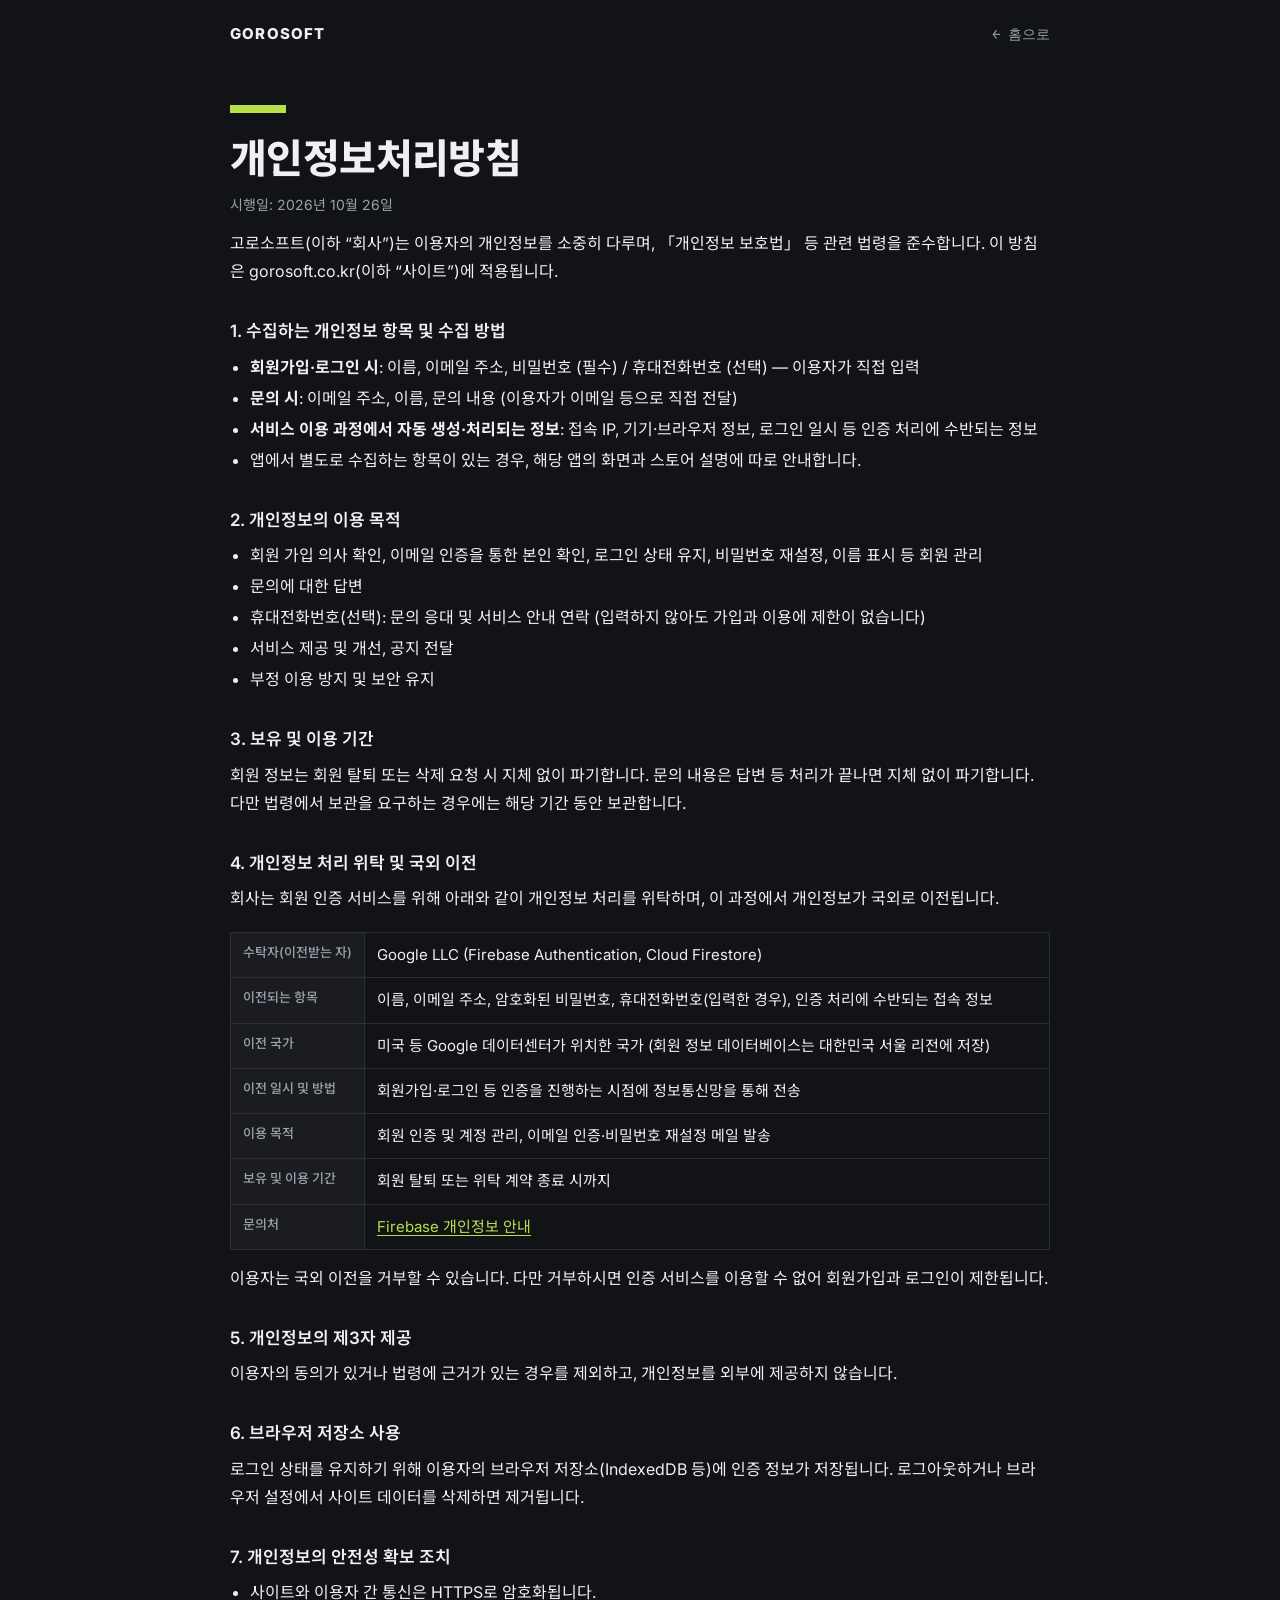
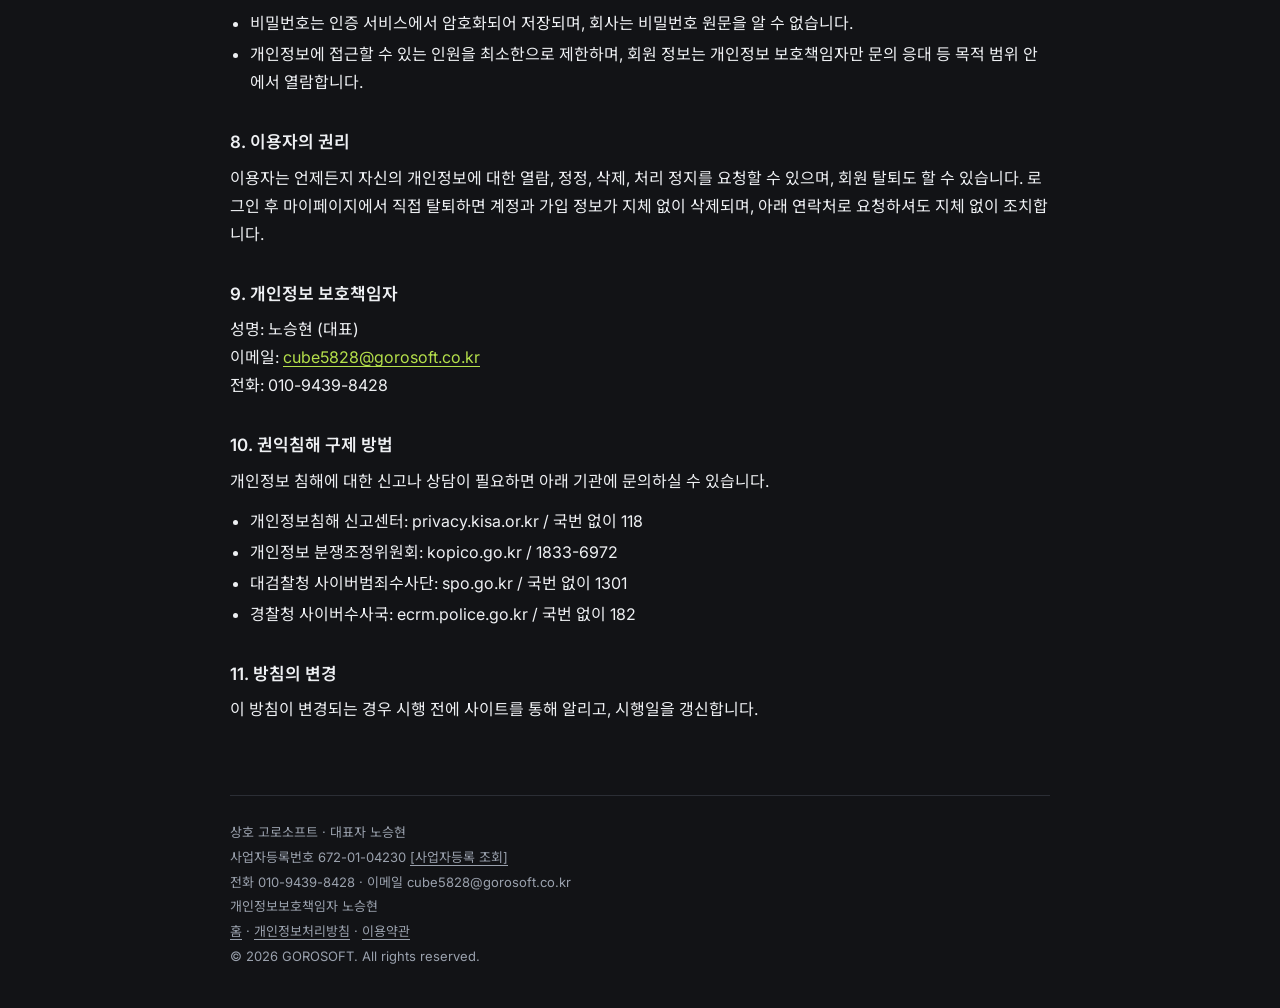
<file: privacy/index.html>
<!DOCTYPE html>
<html lang="ko">
<head>
<meta charset="utf-8">
<meta name="viewport" content="width=device-width, initial-scale=1, viewport-fit=cover">
<title>개인정보처리방침 | 고로소프트 GOROSOFT</title>
<meta name="description" content="고로소프트의 개인정보처리방침입니다. 수집 항목, 이용 목적, 보유 기간, 처리 위탁 및 국외 이전, 이용자의 권리를 안내합니다.">
<link rel="canonical" href="https://gorosoft.co.kr/privacy/">
<link rel="icon" href="/favicon.ico" sizes="48x48">
<link rel="icon" href="/favicon.svg" type="image/svg+xml">
<link rel="apple-touch-icon" href="/apple-touch-icon.png">
<meta name="theme-color" content="#121316">
<meta property="og:type" content="website">
<meta property="og:site_name" content="고로소프트 GOROSOFT">
<meta property="og:locale" content="ko_KR">
<meta property="og:title" content="개인정보처리방침 | 고로소프트 GOROSOFT">
<meta property="og:description" content="고로소프트의 개인정보처리방침입니다.">
<meta property="og:url" content="https://gorosoft.co.kr/privacy/">
<meta property="og:image" content="https://gorosoft.co.kr/og-image.png">
<meta name="twitter:card" content="summary_large_image">
<link rel="preconnect" href="https://fonts.googleapis.com">
<link rel="preconnect" href="https://fonts.gstatic.com" crossorigin>
<link href="https://fonts.googleapis.com/css2?family=Inter:wght@500;600;800&family=JetBrains+Mono:wght@400;600&family=Noto+Sans+KR:wght@400;500;700;800&display=swap" rel="stylesheet">
<style>
:root{
  color-scheme: dark;
  --bg:#121316; --panel:#1a1c20; --line:#2b2e35; --text:#eef0f3; --muted:#9aa1ad;
  --accent:#b5e04b;
  --mono:"JetBrains Mono",ui-monospace,SFMono-Regular,Menlo,Consolas,monospace;
  --sans:"Inter","Noto Sans KR",system-ui,-apple-system,"Apple SD Gothic Neo","Malgun Gothic",sans-serif;
  box-sizing:border-box;
  padding-top:env(safe-area-inset-top,0px);
  padding-bottom:env(safe-area-inset-bottom,0px);
}
*,*::before,*::after{box-sizing:inherit}
html{scroll-padding-top:env(safe-area-inset-top,0px)}
body{margin:0;background:var(--bg);color:var(--text);font:400 16px/1.75 var(--sans)}
a{color:var(--accent);text-underline-offset:3px}
a:focus-visible{outline:2px solid var(--accent);outline-offset:3px;border-radius:4px}
.wrap{max-width:860px;margin:0 auto;padding:0 20px}
header.top{display:flex;justify-content:space-between;align-items:center;padding:22px 0;font-family:var(--mono);font-size:14px}
header.top b{font:800 15px var(--sans);letter-spacing:.08em}
.brand{color:var(--text);text-decoration:none}
.brand:hover b{color:var(--accent)}
header.top a.back{color:var(--muted);text-decoration:none}
header.top a.back:hover{color:var(--text)}
h1{font:800 clamp(28px,5vw,40px)/1.3 var(--sans);margin:36px 0 8px;letter-spacing:-.015em}
h1::before{content:"";display:block;width:56px;height:8px;background:var(--accent);margin-bottom:20px}
.date{color:var(--muted);font-size:14px;margin:0 0 20px}
.policy h2{font:600 17px/1.5 var(--sans);margin:34px 0 8px}
.policy p{margin:0 0 12px}
.policy ul{margin:0 0 10px;padding-left:20px}
.policy li{margin:3px 0}
.policy table{width:100%;border-collapse:collapse;margin:8px 0 14px;font-size:15px}
.policy th,.policy td{border:1px solid var(--line);padding:9px 12px;text-align:left;vertical-align:top}
.policy th{background:var(--panel);color:var(--muted);font:500 13px var(--sans);white-space:nowrap;width:9em}
.tablewrap{overflow-x:auto}
footer{margin-top:72px;border-top:1px solid var(--line);padding:24px 0 40px;font:400 13px/1.9 var(--sans);color:var(--muted)}
footer a{color:var(--muted)}
</style>
</head>
<body>
<div class="wrap">
  <header class="top">
    <a class="brand" href="/"><b>GOROSOFT</b></a>
    <a class="back" href="/">← 홈으로</a>
  </header>

  <main class="policy">
    <h1>개인정보처리방침</h1>
    <p class="date">시행일: 2026년 10월 26일</p>
    <p>고로소프트(이하 “회사”)는 이용자의 개인정보를 소중히 다루며, 「개인정보 보호법」 등 관련 법령을 준수합니다. 이 방침은 gorosoft.co.kr(이하 “사이트”)에 적용됩니다.</p>

    <h2>1. 수집하는 개인정보 항목 및 수집 방법</h2>
    <ul>
      <li><b>회원가입·로그인 시</b>: 이름, 이메일 주소, 비밀번호 (필수) / 휴대전화번호 (선택) — 이용자가 직접 입력</li>
      <li><b>문의 시</b>: 이메일 주소, 이름, 문의 내용 (이용자가 이메일 등으로 직접 전달)</li>
      <li><b>서비스 이용 과정에서 자동 생성·처리되는 정보</b>: 접속 IP, 기기·브라우저 정보, 로그인 일시 등 인증 처리에 수반되는 정보</li>
      <li>앱에서 별도로 수집하는 항목이 있는 경우, 해당 앱의 화면과 스토어 설명에 따로 안내합니다.</li>
    </ul>

    <h2>2. 개인정보의 이용 목적</h2>
    <ul>
      <li>회원 가입 의사 확인, 이메일 인증을 통한 본인 확인, 로그인 상태 유지, 비밀번호 재설정, 이름 표시 등 회원 관리</li>
      <li>문의에 대한 답변</li>
      <li>휴대전화번호(선택): 문의 응대 및 서비스 안내 연락 (입력하지 않아도 가입과 이용에 제한이 없습니다)</li>
      <li>서비스 제공 및 개선, 공지 전달</li>
      <li>부정 이용 방지 및 보안 유지</li>
    </ul>

    <h2>3. 보유 및 이용 기간</h2>
    <p>회원 정보는 회원 탈퇴 또는 삭제 요청 시 지체 없이 파기합니다. 문의 내용은 답변 등 처리가 끝나면 지체 없이 파기합니다. 다만 법령에서 보관을 요구하는 경우에는 해당 기간 동안 보관합니다.</p>

    <h2>4. 개인정보 처리 위탁 및 국외 이전</h2>
    <p>회사는 회원 인증 서비스를 위해 아래와 같이 개인정보 처리를 위탁하며, 이 과정에서 개인정보가 국외로 이전됩니다.</p>
    <div class="tablewrap">
    <table>
      <tr><th>수탁자(이전받는 자)</th><td>Google LLC (Firebase Authentication, Cloud Firestore)</td></tr>
      <tr><th>이전되는 항목</th><td>이름, 이메일 주소, 암호화된 비밀번호, 휴대전화번호(입력한 경우), 인증 처리에 수반되는 접속 정보</td></tr>
      <tr><th>이전 국가</th><td>미국 등 Google 데이터센터가 위치한 국가 (회원 정보 데이터베이스는 대한민국 서울 리전에 저장)</td></tr>
      <tr><th>이전 일시 및 방법</th><td>회원가입·로그인 등 인증을 진행하는 시점에 정보통신망을 통해 전송</td></tr>
      <tr><th>이용 목적</th><td>회원 인증 및 계정 관리, 이메일 인증·비밀번호 재설정 메일 발송</td></tr>
      <tr><th>보유 및 이용 기간</th><td>회원 탈퇴 또는 위탁 계약 종료 시까지</td></tr>
      <tr><th>문의처</th><td><a href="https://firebase.google.com/support/privacy" target="_blank" rel="noopener">Firebase 개인정보 안내</a></td></tr>
    </table>
    </div>
    <p>이용자는 국외 이전을 거부할 수 있습니다. 다만 거부하시면 인증 서비스를 이용할 수 없어 회원가입과 로그인이 제한됩니다.</p>

    <h2>5. 개인정보의 제3자 제공</h2>
    <p>이용자의 동의가 있거나 법령에 근거가 있는 경우를 제외하고, 개인정보를 외부에 제공하지 않습니다.</p>

    <h2>6. 브라우저 저장소 사용</h2>
    <p>로그인 상태를 유지하기 위해 이용자의 브라우저 저장소(IndexedDB 등)에 인증 정보가 저장됩니다. 로그아웃하거나 브라우저 설정에서 사이트 데이터를 삭제하면 제거됩니다.</p>

    <h2>7. 개인정보의 안전성 확보 조치</h2>
    <ul>
      <li>사이트와 이용자 간 통신은 HTTPS로 암호화됩니다.</li>
      <li>비밀번호는 인증 서비스에서 암호화되어 저장되며, 회사는 비밀번호 원문을 알 수 없습니다.</li>
      <li>개인정보에 접근할 수 있는 인원을 최소한으로 제한하며, 회원 정보는 개인정보 보호책임자만 문의 응대 등 목적 범위 안에서 열람합니다.</li>
    </ul>

    <h2>8. 이용자의 권리</h2>
    <p>이용자는 언제든지 자신의 개인정보에 대한 열람, 정정, 삭제, 처리 정지를 요청할 수 있으며, 회원 탈퇴도 할 수 있습니다. 로그인 후 마이페이지에서 직접 탈퇴하면 계정과 가입 정보가 지체 없이 삭제되며, 아래 연락처로 요청하셔도 지체 없이 조치합니다.</p>

    <h2>9. 개인정보 보호책임자</h2>
    <p>성명: 노승현 (대표)<br>이메일: <a href="mailto:cube5828@gorosoft.co.kr">cube5828@gorosoft.co.kr</a><br>전화: 010-9439-8428</p>

    <h2>10. 권익침해 구제 방법</h2>
    <p>개인정보 침해에 대한 신고나 상담이 필요하면 아래 기관에 문의하실 수 있습니다.</p>
    <ul>
      <li>개인정보침해 신고센터: privacy.kisa.or.kr / 국번 없이 118</li>
      <li>개인정보 분쟁조정위원회: kopico.go.kr / 1833-6972</li>
      <li>대검찰청 사이버범죄수사단: spo.go.kr / 국번 없이 1301</li>
      <li>경찰청 사이버수사국: ecrm.police.go.kr / 국번 없이 182</li>
    </ul>

    <h2>11. 방침의 변경</h2>
    <p>이 방침이 변경되는 경우 시행 전에 사이트를 통해 알리고, 시행일을 갱신합니다.</p>
  </main>

  <footer>상호 고로소프트 · 대표자 노승현<br>사업자등록번호 672-01-04230 <a href="https://hometax.go.kr/" target="_blank" rel="noopener" title="홈택스 접속 후 기타 → 사업자상태 → 사업자등록번호로 조회하기">[사업자등록 조회]</a><br>전화 010-9439-8428 · 이메일 cube5828@gorosoft.co.kr<br>개인정보보호책임자 노승현<br><a href="/">홈</a> · <a href="/privacy/">개인정보처리방침</a> · <a href="/terms/">이용약관</a><br>© 2026 GOROSOFT. All rights reserved.</footer>
</div>
</body>
</html>
</file>
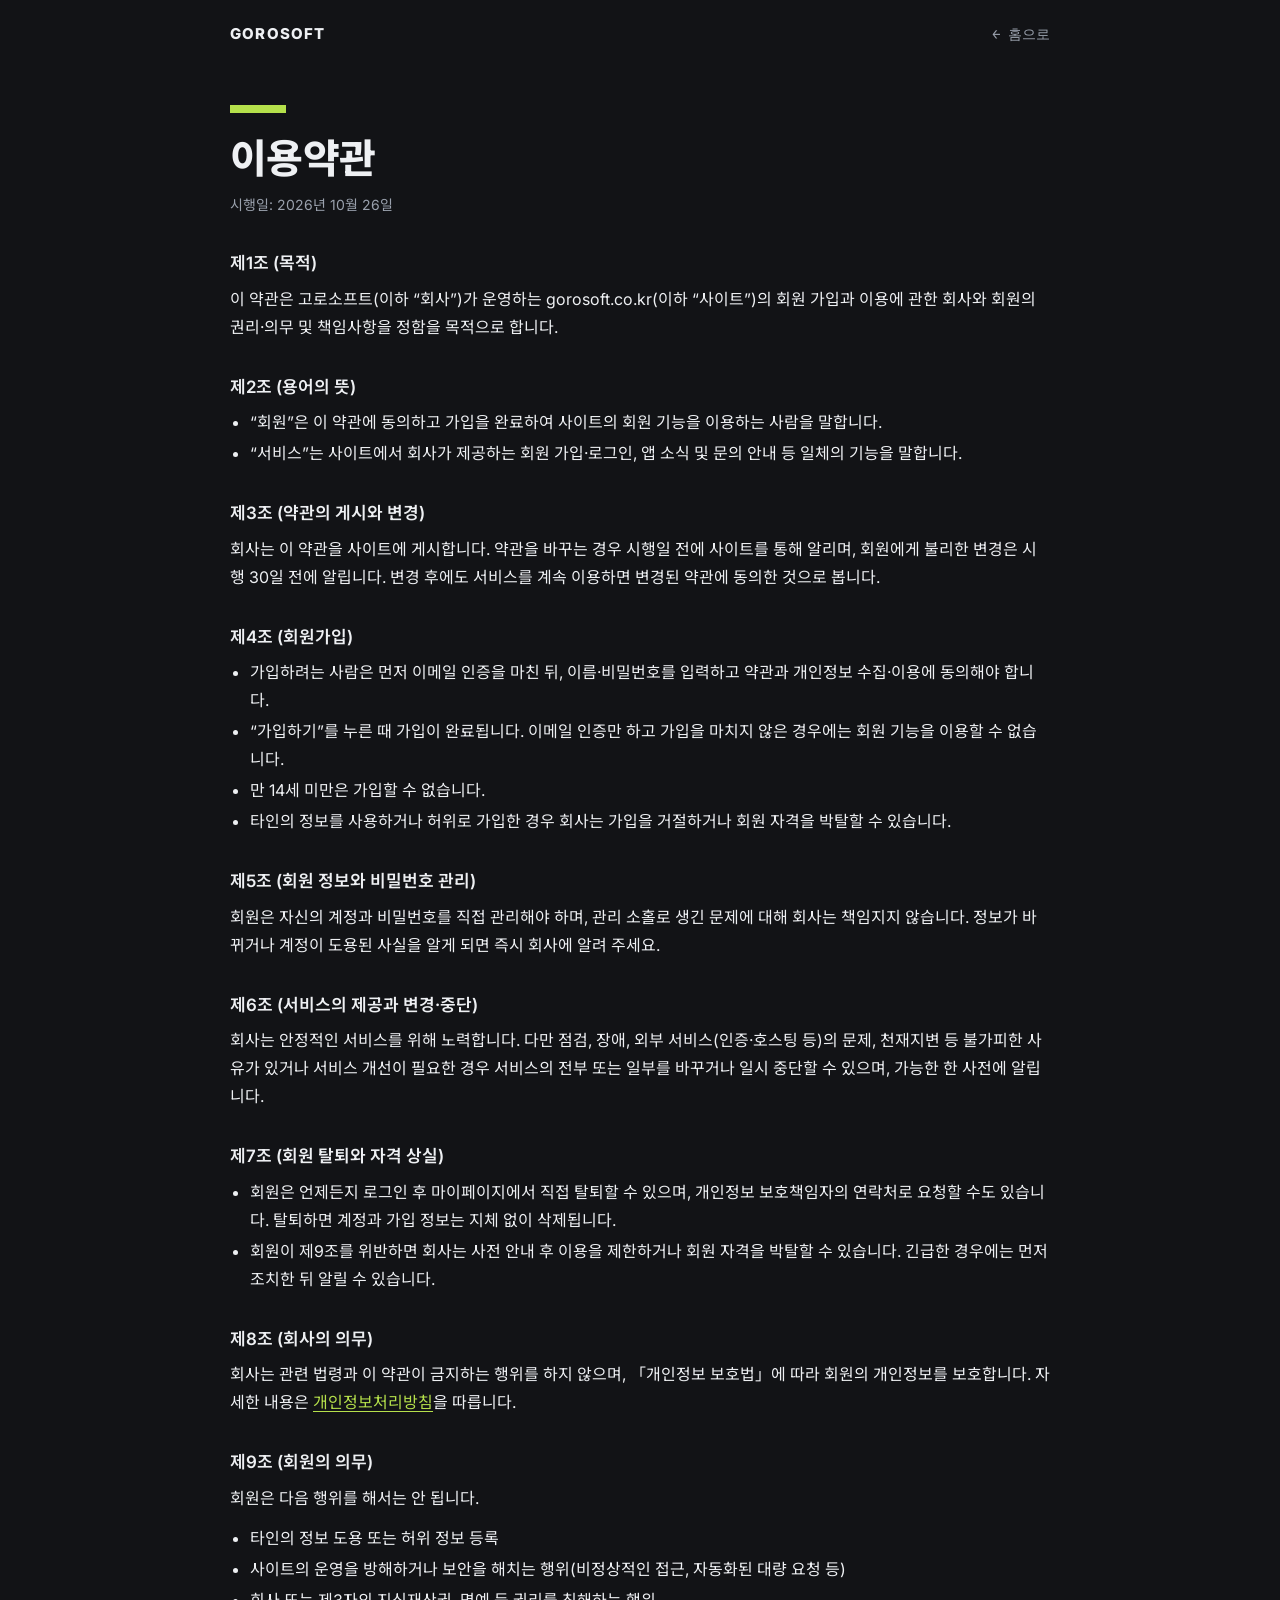
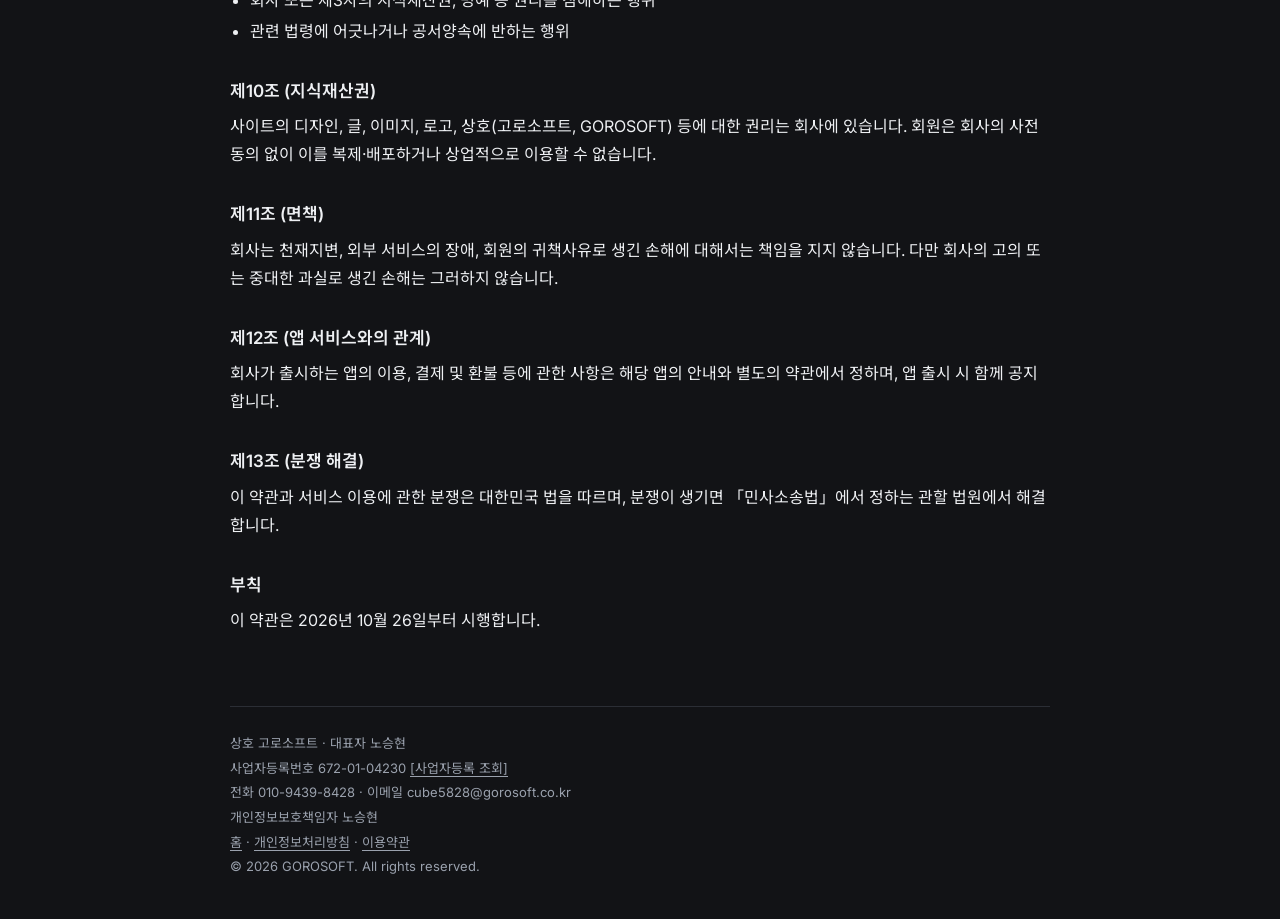
<file: terms/index.html>
<!DOCTYPE html>
<html lang="ko">
<head>
<meta charset="utf-8">
<meta name="viewport" content="width=device-width, initial-scale=1, viewport-fit=cover">
<title>이용약관 | 고로소프트 GOROSOFT</title>
<meta name="description" content="고로소프트 사이트 회원 가입과 이용에 관한 약관입니다.">
<link rel="canonical" href="https://gorosoft.co.kr/terms/">
<link rel="icon" href="/favicon.ico" sizes="48x48">
<link rel="icon" href="/favicon.svg" type="image/svg+xml">
<link rel="apple-touch-icon" href="/apple-touch-icon.png">
<meta name="theme-color" content="#121316">
<meta property="og:type" content="website">
<meta property="og:site_name" content="고로소프트 GOROSOFT">
<meta property="og:locale" content="ko_KR">
<meta property="og:title" content="이용약관 | 고로소프트 GOROSOFT">
<meta property="og:description" content="고로소프트 사이트의 이용약관입니다.">
<meta property="og:url" content="https://gorosoft.co.kr/terms/">
<meta property="og:image" content="https://gorosoft.co.kr/og-image.png">
<meta name="twitter:card" content="summary_large_image">
<link rel="preconnect" href="https://fonts.googleapis.com">
<link rel="preconnect" href="https://fonts.gstatic.com" crossorigin>
<link href="https://fonts.googleapis.com/css2?family=Inter:wght@500;600;800&family=JetBrains+Mono:wght@400;600&family=Noto+Sans+KR:wght@400;500;700;800&display=swap" rel="stylesheet">
<style>
:root{
  color-scheme: dark;
  --bg:#121316; --panel:#1a1c20; --line:#2b2e35; --text:#eef0f3; --muted:#9aa1ad;
  --accent:#b5e04b;
  --mono:"JetBrains Mono",ui-monospace,SFMono-Regular,Menlo,Consolas,monospace;
  --sans:"Inter","Noto Sans KR",system-ui,-apple-system,"Apple SD Gothic Neo","Malgun Gothic",sans-serif;
  box-sizing:border-box;
  padding-top:env(safe-area-inset-top,0px);
  padding-bottom:env(safe-area-inset-bottom,0px);
}
*,*::before,*::after{box-sizing:inherit}
html{scroll-padding-top:env(safe-area-inset-top,0px)}
body{margin:0;background:var(--bg);color:var(--text);font:400 16px/1.75 var(--sans)}
a{color:var(--accent);text-underline-offset:3px}
a:focus-visible{outline:2px solid var(--accent);outline-offset:3px;border-radius:4px}
.wrap{max-width:860px;margin:0 auto;padding:0 20px}
header.top{display:flex;justify-content:space-between;align-items:center;padding:22px 0;font-family:var(--mono);font-size:14px}
header.top b{font:800 15px var(--sans);letter-spacing:.08em}
.brand{color:var(--text);text-decoration:none}
.brand:hover b{color:var(--accent)}
header.top a.back{color:var(--muted);text-decoration:none}
header.top a.back:hover{color:var(--text)}
h1{font:800 clamp(28px,5vw,40px)/1.3 var(--sans);margin:36px 0 8px;letter-spacing:-.015em}
h1::before{content:"";display:block;width:56px;height:8px;background:var(--accent);margin-bottom:20px}
.date{color:var(--muted);font-size:14px;margin:0 0 20px}
.policy h2{font:600 17px/1.5 var(--sans);margin:34px 0 8px}
.policy p{margin:0 0 12px}
.policy ul{margin:0 0 10px;padding-left:20px}
.policy li{margin:3px 0}
.policy table{width:100%;border-collapse:collapse;margin:8px 0 14px;font-size:15px}
.policy th,.policy td{border:1px solid var(--line);padding:9px 12px;text-align:left;vertical-align:top}
.policy th{background:var(--panel);color:var(--muted);font:500 13px var(--sans);white-space:nowrap;width:9em}
.tablewrap{overflow-x:auto}
footer{margin-top:72px;border-top:1px solid var(--line);padding:24px 0 40px;font:400 13px/1.9 var(--sans);color:var(--muted)}
footer a{color:var(--muted)}
</style>
</head>
<body>
<div class="wrap">
  <header class="top">
    <a class="brand" href="/"><b>GOROSOFT</b></a>
    <a class="back" href="/">← 홈으로</a>
  </header>

  <main class="policy">
    <h1>이용약관</h1>
    <p class="date">시행일: 2026년 10월 26일</p>

    <h2>제1조 (목적)</h2>
    <p>이 약관은 고로소프트(이하 “회사”)가 운영하는 gorosoft.co.kr(이하 “사이트”)의 회원 가입과 이용에 관한 회사와 회원의 권리·의무 및 책임사항을 정함을 목적으로 합니다.</p>

    <h2>제2조 (용어의 뜻)</h2>
    <ul>
      <li>“회원”은 이 약관에 동의하고 가입을 완료하여 사이트의 회원 기능을 이용하는 사람을 말합니다.</li>
      <li>“서비스”는 사이트에서 회사가 제공하는 회원 가입·로그인, 앱 소식 및 문의 안내 등 일체의 기능을 말합니다.</li>
    </ul>

    <h2>제3조 (약관의 게시와 변경)</h2>
    <p>회사는 이 약관을 사이트에 게시합니다. 약관을 바꾸는 경우 시행일 전에 사이트를 통해 알리며, 회원에게 불리한 변경은 시행 30일 전에 알립니다. 변경 후에도 서비스를 계속 이용하면 변경된 약관에 동의한 것으로 봅니다.</p>

    <h2>제4조 (회원가입)</h2>
    <ul>
      <li>가입하려는 사람은 먼저 이메일 인증을 마친 뒤, 이름·비밀번호를 입력하고 약관과 개인정보 수집·이용에 동의해야 합니다.</li>
      <li>“가입하기”를 누른 때 가입이 완료됩니다. 이메일 인증만 하고 가입을 마치지 않은 경우에는 회원 기능을 이용할 수 없습니다.</li>
      <li>만 14세 미만은 가입할 수 없습니다.</li>
      <li>타인의 정보를 사용하거나 허위로 가입한 경우 회사는 가입을 거절하거나 회원 자격을 박탈할 수 있습니다.</li>
    </ul>

    <h2>제5조 (회원 정보와 비밀번호 관리)</h2>
    <p>회원은 자신의 계정과 비밀번호를 직접 관리해야 하며, 관리 소홀로 생긴 문제에 대해 회사는 책임지지 않습니다. 정보가 바뀌거나 계정이 도용된 사실을 알게 되면 즉시 회사에 알려 주세요.</p>

    <h2>제6조 (서비스의 제공과 변경·중단)</h2>
    <p>회사는 안정적인 서비스를 위해 노력합니다. 다만 점검, 장애, 외부 서비스(인증·호스팅 등)의 문제, 천재지변 등 불가피한 사유가 있거나 서비스 개선이 필요한 경우 서비스의 전부 또는 일부를 바꾸거나 일시 중단할 수 있으며, 가능한 한 사전에 알립니다.</p>

    <h2>제7조 (회원 탈퇴와 자격 상실)</h2>
    <ul>
      <li>회원은 언제든지 로그인 후 마이페이지에서 직접 탈퇴할 수 있으며, 개인정보 보호책임자의 연락처로 요청할 수도 있습니다. 탈퇴하면 계정과 가입 정보는 지체 없이 삭제됩니다.</li>
      <li>회원이 제9조를 위반하면 회사는 사전 안내 후 이용을 제한하거나 회원 자격을 박탈할 수 있습니다. 긴급한 경우에는 먼저 조치한 뒤 알릴 수 있습니다.</li>
    </ul>

    <h2>제8조 (회사의 의무)</h2>
    <p>회사는 관련 법령과 이 약관이 금지하는 행위를 하지 않으며, 「개인정보 보호법」에 따라 회원의 개인정보를 보호합니다. 자세한 내용은 <a href="/privacy/">개인정보처리방침</a>을 따릅니다.</p>

    <h2>제9조 (회원의 의무)</h2>
    <p>회원은 다음 행위를 해서는 안 됩니다.</p>
    <ul>
      <li>타인의 정보 도용 또는 허위 정보 등록</li>
      <li>사이트의 운영을 방해하거나 보안을 해치는 행위(비정상적인 접근, 자동화된 대량 요청 등)</li>
      <li>회사 또는 제3자의 지식재산권, 명예 등 권리를 침해하는 행위</li>
      <li>관련 법령에 어긋나거나 공서양속에 반하는 행위</li>
    </ul>

    <h2>제10조 (지식재산권)</h2>
    <p>사이트의 디자인, 글, 이미지, 로고, 상호(고로소프트, GOROSOFT) 등에 대한 권리는 회사에 있습니다. 회원은 회사의 사전 동의 없이 이를 복제·배포하거나 상업적으로 이용할 수 없습니다.</p>

    <h2>제11조 (면책)</h2>
    <p>회사는 천재지변, 외부 서비스의 장애, 회원의 귀책사유로 생긴 손해에 대해서는 책임을 지지 않습니다. 다만 회사의 고의 또는 중대한 과실로 생긴 손해는 그러하지 않습니다.</p>

    <h2>제12조 (앱 서비스와의 관계)</h2>
    <p>회사가 출시하는 앱의 이용, 결제 및 환불 등에 관한 사항은 해당 앱의 안내와 별도의 약관에서 정하며, 앱 출시 시 함께 공지합니다.</p>

    <h2>제13조 (분쟁 해결)</h2>
    <p>이 약관과 서비스 이용에 관한 분쟁은 대한민국 법을 따르며, 분쟁이 생기면 「민사소송법」에서 정하는 관할 법원에서 해결합니다.</p>

    <h2>부칙</h2>
    <p>이 약관은 2026년 10월 26일부터 시행합니다.</p>
  </main>

  <footer>상호 고로소프트 · 대표자 노승현<br>사업자등록번호 672-01-04230 <a href="https://hometax.go.kr/" target="_blank" rel="noopener" title="홈택스 접속 후 기타 → 사업자상태 → 사업자등록번호로 조회하기">[사업자등록 조회]</a><br>전화 010-9439-8428 · 이메일 cube5828@gorosoft.co.kr<br>개인정보보호책임자 노승현<br><a href="/">홈</a> · <a href="/privacy/">개인정보처리방침</a> · <a href="/terms/">이용약관</a><br>© 2026 GOROSOFT. All rights reserved.</footer>
</div>
</body>
</html>
</file>
